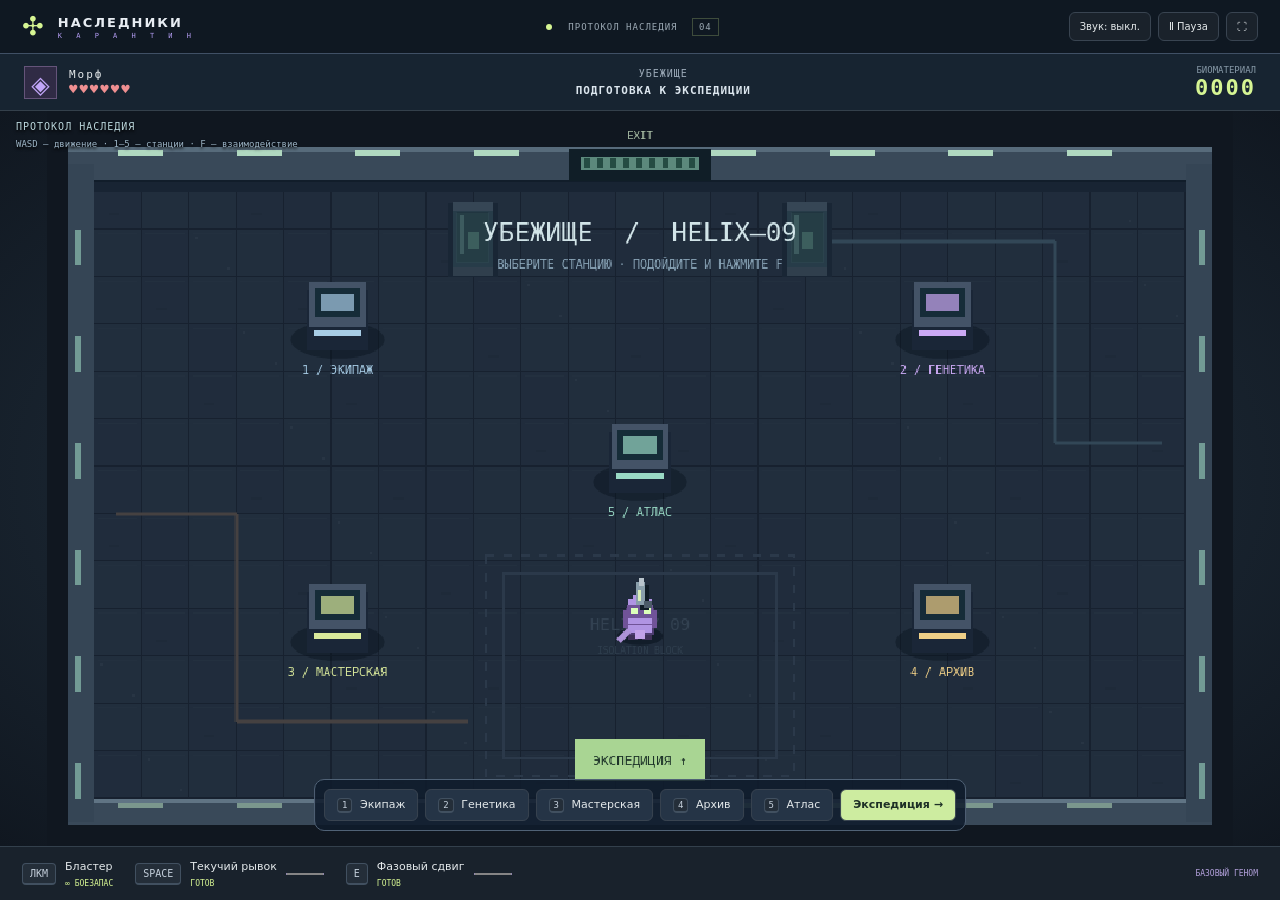
<file: index.html>
<!doctype html><html lang="ru"><head><meta charset="utf-8"><meta name="viewport" content="width=device-width,initial-scale=1"><meta name="theme-color" content="#10151b"><title>Наследники — Карантин</title><link rel="stylesheet" href="style.css"><link rel="stylesheet" href="rooms.css"></head><body><header><a href="./" class="logo"><span class="sigil">✣</span><span>НАСЛЕДНИКИ<small>К А Р А Н Т И Н</small></span></a><div class="build"><i></i> ПРОТОКОЛ НАСЛЕДИЯ <span>04</span></div><div class="top-actions"><button id="sound" aria-label="Включить звук">Звук: выкл.</button><button id="pause">Ⅱ Пауза</button><button id="fullscreen" aria-label="Полный экран">⛶</button></div></header><main><div class="brief"><div><span class="eyebrow">HELIX–09 / СЕКТОР ИЗОЛЯЦИИ</span><h1>Выжить. Измениться. Прорваться.</h1></div><span class="mission-tag">3 СЕКТОРА · 4 ГЕРОЯ · НАСЛЕДИЕ</span></div><section id="hub"></section><section id="game-shell" aria-label="Игровая арена"><div class="hud"><div class="pilot"><span class="avatar">◈</span><div><b id="heroName">МОРФ</b><span id="hp" aria-label="Здоровье">♥ ♥ ♥ ♥ ♥ ♥</span></div></div><div class="wave"><span id="wave">СЕКТОР 01</span><b id="enemyCount">ОЖИДАНИЕ СИГНАЛА</b></div><div class="score"><span>БИОМАТЕРИАЛ</span><b id="score">0000</b></div></div><div class="stage"><canvas id="game" width="1000" height="620" tabindex="0" aria-label="Арена. WASD — движение, мышь — прицел, левая кнопка — огонь, пробел — рывок, E — импульс."></canvas><div id="overlay" class="overlay"></div><div id="announcement" aria-live="polite"></div><div class="touch-controls"><div class="dpad"><button data-key="KeyW">↑</button><div><button data-key="KeyA">←</button><button data-key="KeyS">↓</button><button data-key="KeyD">→</button></div></div><div><button id="touch-fire">ОГОНЬ</button><button id="touch-dash">РЫВОК</button><button id="touch-skill">ИМПУЛЬС</button></div></div></div><div class="abilitybar"><div><kbd>ЛКМ</kbd><span><span id="weaponName">Бластер</span> <small>∞ БОЕЗАПАС</small></span></div><div><kbd>SPACE</kbd><span>Текучий рывок<small id="dashStatus">ГОТОВ</small></span><progress id="dashMeter" max="1" value="1"></progress></div><div><kbd>E</kbd><span><span id="skillName">Мутационный импульс</span><small id="skillStatus">ГОТОВ</small></span><progress id="skillMeter" max="1" value="1"></progress></div><div id="mutationList" class="mutation-list">БАЗОВЫЙ ГЕНОМ</div></div></section><div class="below"><p><kbd>W</kbd><kbd>A</kbd><kbd>S</kbd><kbd>D</kbd> движение <span>·</span> мышь — прицел <span>·</span> <kbd>ESC</kbd> пауза</p><p id="record">Личный рекорд: 0</p></div><section class="fieldnotes"><div><span>01 / ДВИЖЕНИЕ</span><p>Рывок делает героя неуязвимым. Проходи сквозь врагов, уходи с линии огня.</p></div><div><span>02 / ВЫЖИВАНИЕ</span><p>Прячься за контейнерами. Красное кольцо предупреждает о появлении врага.</p></div><div><span>03 / ИЗМЕНЕНИЕ</span><p>После волны выбери мутацию. Собери свой стиль боя и одолей Стража.</p></div></section></main><footer>НАСЛЕДНИКИ / КАРАНТИН <span>Вымышленная биология. Настоящие последствия выбора.</span><a href="legacy.html">Предыдущая демоверсия ↗</a></footer><script src="campaign.js"></script><script src="hub.js"></script><script src="combat.js"></script><script src="rooms-core.js"></script><script>Rooms.install(Combat)</script><script src="arena.js"></script><script src="rooms.js"></script></body></html>
</file>
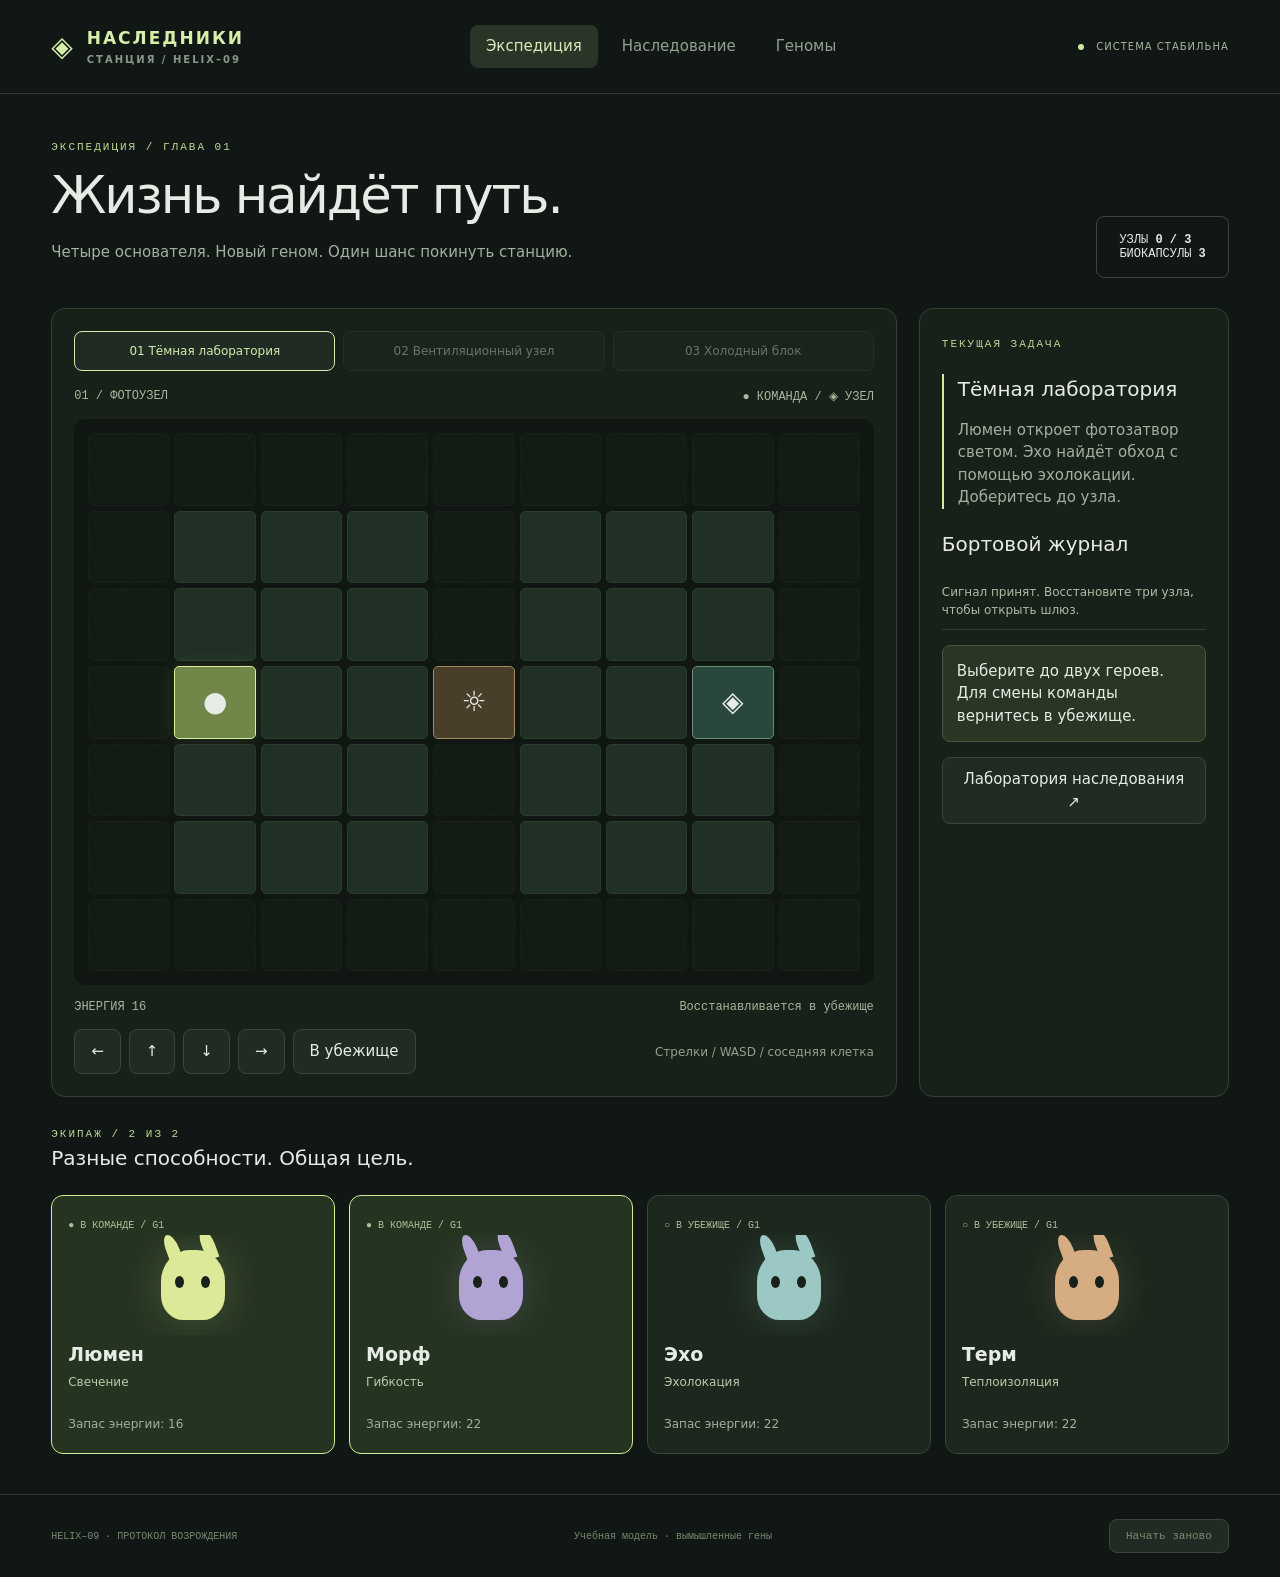
<file: legacy.html>
<!doctype html><html lang="ru"><meta charset="utf-8"><meta name="viewport" content="width=device-width,initial-scale=1"><title>Наследники станции</title><link rel="stylesheet" href="legacy.css"><body><header><a class="brand" href="#">◈ <span>НАСЛЕДНИКИ<span class="sub">СТАНЦИЯ / HELIX–09</span></span></a><nav><button data-tab="mission">Экспедиция</button><button data-tab="lab">Наследование</button><button data-tab="archive">Геномы</button></nav><div class="status"><i></i> СИСТЕМА СТАБИЛЬНА</div></header><main id="app"></main><div id="toast" role="status" aria-live="polite"></div><footer><span>HELIX–09 · ПРОТОКОЛ ВОЗРОЖДЕНИЯ</span><span>Учебная модель · вымышленные гены</span><button id="reset">Начать заново</button></footer><script src="genetics.js"></script><script src="game.js"></script></body></html>
</file>
<file: style.css>
:root{color-scheme:dark;--bg:#10151b;--line:#2b343f;--muted:#81909f;--lime:#d6f593;--purple:#b59ef4}*{box-sizing:border-box}body{margin:0;background:radial-gradient(ellipse at 50% 10%,#202431 0,transparent 60%),var(--bg);color:#e4e9eb;font:14px/1.5 'Segoe UI',system-ui,sans-serif}button,a{-webkit-tap-highlight-color:transparent}button{font:inherit;color:inherit;background:#242d37;border:1px solid #394451;border-radius:6px;padding:9px 13px;cursor:pointer}button:hover{border-color:var(--lime);background:#333e46}button:focus-visible,a:focus-visible{outline:2px solid var(--lime);outline-offset:3px}header{height:92px;padding:0 4vw;border-bottom:1px solid var(--line);display:flex;align-items:center;justify-content:space-between;gap:20px}.logo{display:flex;gap:12px;align-items:center;text-decoration:none;color:#e8edf3;font-size:18px;font-weight:800;letter-spacing:2px}.logo small{display:block;color:var(--purple);font:9px monospace;letter-spacing:5px}.sigil{color:var(--lime);font-size:38px}.build{font:10px monospace;letter-spacing:1px;color:#9ca9b4}.build i{display:inline-block;height:6px;width:6px;background:var(--lime);border-radius:50%;margin-right:10px}.build span{border:1px solid #3e4c3c;padding:3px 6px;margin-left:8px}.top-actions{display:flex;gap:7px}.top-actions button{font-size:12px;background:#1a222b}main{max-width:1280px;padding:28px 34px 0;margin:auto}.brief{display:flex;align-items:center;justify-content:space-between;margin-bottom:22px;gap:20px}.eyebrow{font:10px monospace;color:#a7b4c6;letter-spacing:2px}h1{font-size:26px;font-weight:500;letter-spacing:-.6px;margin:7px 0 0}.mission-tag{font:9px monospace;letter-spacing:1px;color:#a3b18f;padding:8px 12px;border:1px solid #354131;border-radius:4px}#game-shell{border:1px solid #3b4755;border-radius:10px;overflow:hidden;background:#141c25;box-shadow:0 25px 80px #0006}#game-shell:fullscreen{display:flex;flex-direction:column;justify-content:center;background:#10151b;border:0;border-radius:0}.hud{height:70px;display:flex;align-items:center;justify-content:space-between;padding:0 24px;background:#19222c;border-bottom:1px solid #34404b}.pilot{display:flex;align-items:center;gap:12px}.avatar{width:38px;height:42px;display:grid;place-items:center;background:#302b45;color:#c2a5f8;font-size:29px;border:1px solid #65547a}.pilot b{display:block;font:11px monospace;letter-spacing:2px}.pilot #hp{display:block;color:#ef8f91;font:17px monospace;letter-spacing:2px}.wave{text-align:center;font:10px monospace;letter-spacing:1px;color:#9caab8}.wave b{display:block;color:#dce6ee;font-size:11px;margin-top:5px}.score{text-align:right;font:9px monospace;color:#8799a7}.score b{display:block;font-size:22px;color:var(--lime);letter-spacing:2px}.stage{position:relative;background:#101720;max-height:calc(100vh - 180px);min-height:260px;aspect-ratio:1000/620;display:flex;justify-content:center}.stage canvas{display:block;width:100%;height:100%;object-fit:contain;image-rendering:pixelated;outline:none;cursor:crosshair;touch-action:none}#game-shell:fullscreen .stage{max-height:calc(100vh - 144px);height:calc(100vh - 144px);width:auto;aspect-ratio:1000/620;align-self:center;max-width:100%}.abilitybar{display:flex;align-items:center;gap:24px;min-height:74px;padding:12px 22px;border-top:1px solid #33404c;background:#19222c}.abilitybar>div{display:flex;align-items:center;gap:9px;position:relative}.abilitybar span{font-size:11px}.abilitybar small{display:block;font:8px monospace;color:var(--lime);margin-top:3px}kbd{display:inline-block;font:10px monospace;padding:4px 7px;background:#242e39;border:1px solid #415060;border-bottom-width:2px;border-radius:4px;color:#c4cfdb}.abilitybar progress{width:38px;height:4px;accent-color:var(--purple)}.mutation-list{margin-left:auto;font:9px monospace!important;color:#b3a1dc;max-width:200px}.overlay{position:absolute;inset:0;display:flex;align-items:center;justify-content:center;background:#101721a8;backdrop-filter:blur(3px);z-index:3;padding:18px}.overlay.hidden{display:none}.modal{max-width:640px;width:100%;text-align:center}.modal .overline{font:10px monospace;letter-spacing:3px;color:var(--lime)}.modal h2{font-size:clamp(28px,4vw,53px);letter-spacing:-2px;line-height:1.05;margin:16px 0;font-weight:800}.modal p{color:#bdc8d1;font-size:13px;max-width:450px;margin:14px auto 24px}.modal .bigbutton{padding:14px 35px;background:var(--lime);color:#192318;font-weight:800;letter-spacing:.5px;border:0;box-shadow:0 4px 0 #78944e}.modal .secondary{margin:10px}.modal .hint{font:10px monospace;color:#93a0b0;margin-top:18px}.hero-pixel{display:inline-block;width:46px;height:50px;background:#ae8de9;border:5px solid #5a437b;box-shadow:0 8px 0 #302c46,0 0 45px #b993ec30;position:relative;margin-bottom:5px}.hero-pixel:before{content:'';position:absolute;left:6px;top:12px;width:7px;height:7px;background:#d5fcb9;box-shadow:16px 0 #d5fcb9}.hero-pixel:after{content:'';position:absolute;right:-21px;bottom:2px;width:29px;height:9px;background:#a5b5bd;box-shadow:0 4px #414c61}.choices{display:grid;grid-template-columns:repeat(3,1fr);gap:12px;text-align:left}.choice{padding:19px 16px;min-height:140px;background:#202a37;border-color:#665e7d}.choice b{display:block;font-size:15px;color:#d9c4fb;margin-bottom:10px}.choice span{display:block;font-size:12px;color:#afbdca}.choice i{font:10px monospace;color:var(--lime);display:block;margin-bottom:10px;font-style:normal}#announcement{position:absolute;top:18px;left:50%;transform:translateX(-50%);pointer-events:none;background:#1a2432d9;border:1px solid #55607a;padding:7px 17px;color:#d7e7c6;font:11px monospace;white-space:nowrap;opacity:0;transition:opacity .3s;z-index:2}.below{display:flex;justify-content:space-between;font-size:10px;color:#8e9cab}.below span{padding:0 10px}.below kbd{font-size:9px;padding:2px 5px}.fieldnotes{display:grid;grid-template-columns:repeat(3,1fr);gap:28px;padding:24px 0;border-top:1px solid var(--line);margin-top:15px}.fieldnotes span{font:9px monospace;letter-spacing:1px;color:#acb795}.fieldnotes p{color:#81909f;font-size:12px;margin:8px 0}footer{padding:20px 4vw;display:flex;justify-content:space-between;gap:20px;color:#708190;border-top:1px solid var(--line);font:9px monospace;margin-top:16px}footer a{color:#a7b79d;text-decoration:none}.touch-controls{display:none;position:absolute;inset:auto 12px 10px;justify-content:space-between;z-index:2;pointer-events:none}.touch-controls button{pointer-events:auto;touch-action:none;background:#303b53cc;padding:11px;user-select:none}.dpad{text-align:center}.dpad>button{margin-bottom:4px}.touch-controls>div:last-child{display:flex;align-items:end;gap:4px}.touch-controls>div:last-child button{font-size:9px}@media(pointer:coarse){.touch-controls{display:flex}}@media(max-width:800px){header{padding:16px;height:auto;flex-wrap:wrap}.build{display:none}main{padding:18px 12px 0}.brief h1{font-size:21px}.mission-tag{display:none}.hud{padding:0 12px;height:62px}.stage{max-height:none;min-height:0}.abilitybar{gap:12px;padding:10px;flex-wrap:wrap}.abilitybar span{font-size:10px}.abilitybar progress{display:none}.mutation-list{display:none!important}.below{flex-wrap:wrap}.fieldnotes{gap:12px}.fieldnotes p{font-size:11px}.modal h2{font-size:28px;margin:7px 0}.hero-pixel{display:none}.modal p{margin:8px auto;font-size:11px}.modal .bigbutton{padding:10px 20px}.choices{gap:6px}.choice{padding:10px;min-height:100px}.choice b{font-size:12px}.choice span{font-size:10px}.modal .hint{margin-top:8px}footer span{display:none}}

/* Keep the arena's aspect ratio when the browser panel is resized. */
.stage{width:100%;max-height:none;min-height:0}
#game-shell:fullscreen .stage{width:min(100vw,calc((100vh - 144px)*1000/620));height:auto;max-height:none;aspect-ratio:1000/620}
[hidden]{display:none!important}#hub{border:1px solid #3b4755;border-radius:12px;background:#161f29;overflow:hidden}.hub-head{display:flex;justify-content:space-between;align-items:center;padding:25px 28px;background:linear-gradient(100deg,#26283c,#1b2a2c)}.hub-head h2{font-size:28px;margin:7px 0;font-weight:500}.wallet{text-align:right}.wallet small{display:block;font:9px monospace;color:#a7b7a2}.wallet strong{font:29px monospace;color:#d6f593}.hub-tabs{display:flex;gap:6px;padding:14px 24px;border-bottom:1px solid #354250;flex-wrap:wrap}.hub-tabs button{background:transparent;border-color:transparent;font-size:12px}.hub-tabs button.active{background:#34314a;color:#d3baff;border-color:#73628e}.hub-body{padding:24px}.hub-body p{color:#a5b5c3;font-size:12px}.hub-notice{margin:18px 24px 0;padding:12px 16px;border:1px solid #5f7455;background:#273b2a;color:#d4e8ba;font-size:12px}.crew-grid{display:grid;grid-template-columns:repeat(4,1fr);gap:13px;margin-bottom:22px}.hero-card{text-align:left;min-height:235px;background:#202938;border:1px solid #3d4b5f;padding:15px}.hero-card.chosen{border-color:#c3a6f0;background:#302c42;box-shadow:inset 0 0 24px #b58ee412}.card-top{display:flex;justify-content:space-between;font:8px monospace;color:#a6b4c4}.hero-card h3{font-size:19px;margin:10px 0 4px}.hero-card b{font-size:11px;color:#d6c1ef}.hero-card p{font-size:10px;line-height:1.5}.hub-portrait{position:relative;display:grid;place-items:center;height:96px;overflow:hidden}.pixel-body{width:42px;height:46px;background:var(--hero);border:6px solid var(--dark);box-shadow:0 7px 0 #141d2b,0 0 30px color-mix(in srgb,var(--hero),transparent 75%);position:relative;animation:idle 2.5s ease-in-out infinite;image-rendering:pixelated}.pixel-body:before{content:'';position:absolute;top:8px;left:4px;width:7px;height:7px;background:#edffb9;box-shadow:15px 0 #edffb9}.pixel-body:after{content:'';position:absolute;right:-21px;bottom:-1px;width:24px;height:8px;background:#8fa8b8;border-bottom:4px solid #475a6d}.hub-portrait>span{position:absolute;right:13%;top:12%;color:var(--hero);font-size:24px}.echo .pixel-body{border-top-width:14px}.echo .pixel-body i:before,.echo .pixel-body i:after{content:'';position:absolute;top:-30px;width:10px;height:20px;background:var(--hero)}.echo .pixel-body i:before{left:-7px}.echo .pixel-body i:after{right:-7px}.lumen .pixel-body{box-shadow:0 0 35px #efd88866}.therm .pixel-body{width:52px;border-left-width:10px;border-right-width:10px}.morph .pixel-body{border-radius:5px 5px 12px 12px}@keyframes idle{50%{transform:translateY(-4px)}}.hub-columns{display:grid;grid-template-columns:1fr 1fr;gap:18px}.hub-panel{border:1px solid #3b4957;background:#1b2632;padding:22px;border-radius:8px}.hub-panel h3{font-weight:500;font-size:19px;margin:6px 0 12px}.hub-panel select{display:block;width:100%;background:#111c28;border:1px solid #526176;color:#dce3ed;padding:12px;border-radius:5px;margin:8px 0 18px;font:13px system-ui}.hub-panel label{font-size:12px;color:#acbac8}.gene-strip{display:grid;grid-template-columns:repeat(6,1fr);gap:5px}.gene-strip>div{background:#111c29;padding:9px 4px;text-align:center;border:1px solid #394757}.gene-strip small{display:block;font:8px monospace;color:#8299ab}.gene-strip code{font:12px monospace;color:#dabcf7}.fine{font-size:10px!important;color:#7f93a6!important}.weapon-options{display:grid;gap:8px}.weapon-options button{text-align:left;background:#192431}.weapon-options button.selected{border-color:#c8e99e}.weapon-options b,.weapon-options span{display:block}.weapon-options b{font-size:12px}.weapon-options span{font-size:10px;color:#9cabbc;margin-top:4px}.launchbar{padding:18px 24px;display:flex;align-items:center;justify-content:space-between;background:#1c2a30;border-top:1px solid #3b4a4d;gap:16px}.launchbar b{display:block;font-size:17px}.launchbar span{font-size:11px;color:#aabec5}.bigbutton{background:#d6f593;color:#1c2b16;font-weight:800;padding:13px 24px;border:0}.bigbutton:disabled{opacity:.45;cursor:not-allowed}.probability{display:grid;grid-template-columns:1fr auto;gap:5px;margin:15px 0;font-size:12px}.probability progress{width:100%;height:6px;grid-column:1/-1;accent-color:#b995f2}.upgrade-grid{display:grid;grid-template-columns:repeat(3,1fr);gap:15px}.upgrade-grid progress{width:100%;height:7px;accent-color:#b795e9;margin:12px 0 20px}.upgrade-grid button{width:100%}.upgrade-grid button:disabled{opacity:.4;cursor:not-allowed}.achievement-summary{font:12px monospace;color:#c5deb3;margin-bottom:20px}.achievement-grid{display:grid;grid-template-columns:repeat(3,1fr);gap:12px}.achievement{display:flex;gap:12px;padding:17px;background:#1a2430;border:1px solid #344354;border-radius:7px;opacity:.65}.achievement.unlocked{border-color:#7e9364;background:#293729;opacity:1}.achievement>span{font-size:26px;color:#b7d592}.achievement h3{font-size:14px;margin:0}.achievement p{font-size:11px;margin:6px 0}.achievement small{font:9px monospace;color:#b8c99b}.enemy-codex{display:grid;grid-template-columns:repeat(3,1fr);gap:15px;margin-top:22px}.enemy-codex>div{border-left:2px solid #9975b7;padding:8px 14px}.enemy-codex b{font-size:13px}@media(max-width:800px){.hub-head{padding:18px}.hub-head h2{font-size:23px}.hub-body{padding:13px}.hub-tabs{padding:12px}.crew-grid{grid-template-columns:repeat(2,1fr)}.hub-columns{grid-template-columns:1fr}.upgrade-grid,.achievement-grid{grid-template-columns:1fr}.enemy-codex{grid-template-columns:repeat(2,1fr)}.hero-card{padding:12px;min-height:225px}.launchbar{padding:15px;flex-wrap:wrap}.hub-panel{padding:17px}.hub-notice{margin:12px}.gene-strip code{font-size:10px}}
#hub:fullscreen{overflow-y:auto;border-radius:0;background:#161f29;padding:10px max(12px,calc((100vw - 1200px)/2))}
</file>
<file: rooms.css>
/* Viewport-first game. Station panels occupy one side, leaving the room visible. */
html,body{width:100%;height:100%;overflow:hidden;background:#101720}header{height:54px;position:fixed;inset:0 0 auto;z-index:8;padding:0 22px;background:#101923ed;border-bottom:1px solid #405065}.logo{font-size:13px;letter-spacing:2px}.logo .sigil{font-size:26px}.logo small{font-size:7px}.build{font-size:9px}.brief,.below,.fieldnotes,footer{display:none}main{padding:0;max-width:none;margin:0;position:fixed;inset:54px 0 0}#game-shell,#game-shell:fullscreen{display:flex!important;position:absolute;inset:0;border:0;border-radius:0;box-shadow:none;flex-direction:column;justify-content:initial}.hud{height:57px;min-height:57px;padding:0 24px;background:#172431}.stage,#game-shell:fullscreen .stage{flex:1;min-height:0;max-height:none;aspect-ratio:auto;width:100%;height:auto;align-self:stretch;overflow:hidden;background:radial-gradient(ellipse,#263746,#101720)}.stage canvas{width:100%;height:100%;object-fit:contain}.abilitybar{height:54px;min-height:54px;padding:7px 22px;gap:22px}.abilitybar>div{flex-shrink:0}.mutation-list{max-width:30vw;font-size:8px!important}.hud .avatar{height:33px;width:33px;font-size:24px}.pilot #hp{font-size:14px}.top-actions button{font-size:10px;padding:6px 10px}#room-info{position:absolute;top:10px;left:16px;pointer-events:none;color:#b9d5db;max-width:70%;text-shadow:0 2px 3px #000}#room-info b{display:block;font:10px monospace;letter-spacing:1px}#room-info span{font:9px monospace;color:#9bb3c4}#route-map{position:absolute;right:14px;top:10px;display:flex;gap:4px;max-width:28%;flex-wrap:wrap;justify-content:end;pointer-events:none}#route-map span{font:8px monospace;border:1px solid #45596a;padding:4px 6px;background:#172432dd;color:#a9bdc9}#route-map .current{border-color:#cbe0a2;color:#d9f6b9}#announcement{top:54px;font-size:10px;max-width:88%;white-space:normal;text-align:center}#station-dock{position:fixed;bottom:69px;left:50%;transform:translateX(-50%);z-index:4;display:flex;gap:7px;background:#101c2cdd;padding:9px;border:1px solid #506276;border-radius:10px;max-width:95vw}#station-dock button{white-space:nowrap;font-size:11px;padding:7px 12px;background:#253446}#station-dock kbd{padding:1px 4px;margin-right:4px;font-size:9px}#station-dock #dock-launch{background:#cdeca0;color:#1e3026;font-weight:700}#interact{position:absolute;bottom:80px;left:50%;transform:translateX(-50%);z-index:4;background:#d2e8b1;color:#1d312b;border:0;font-size:12px;box-shadow:0 3px 18px #0008}#hub{position:fixed;z-index:7;inset:70px 20px 84px auto;width:min(590px,55vw);border:1px solid #63758c;border-radius:12px;display:flex;flex-direction:column;background:#142131f5;box-shadow:-20px 0 90px #0008;overflow:hidden}#hub .hub-head{padding:16px 45px 12px 20px;background:linear-gradient(120deg,#32344d,#19383b)}.hub-head h2{font-size:19px;margin:5px 0}.hub-head .eyebrow{font-size:8px}.wallet strong{font-size:23px}.wallet small{font-size:8px}.hub-tabs{padding:8px;gap:2px;flex-shrink:0}.hub-tabs button{font-size:10px;padding:7px 8px}.hub-body{overflow-y:auto;overscroll-behavior:contain;padding:14px;flex:1;min-height:0}.hub-columns{grid-template-columns:1fr}.crew-grid{grid-template-columns:repeat(2,minmax(0,1fr));gap:10px}.hero-card{min-height:175px;padding:12px}.hub-portrait{height:63px}.hero-card h3{font-size:17px;margin:5px 0}.hero-card p{margin:5px 0}.card-top{font-size:7px}.hub-panel{padding:15px;margin-bottom:12px}.hub-panel h3{font-size:16px}.upgrade-grid,.achievement-grid{grid-template-columns:1fr}.hub-panel p{margin:7px 0}.hub-notice{margin:9px 14px 0;padding:9px;font-size:11px;max-height:70px;overflow:auto;flex-shrink:0}.launchbar{padding:11px 15px;flex-shrink:0}.launchbar b{font-size:13px}.launchbar span{font-size:9px}.launchbar .bigbutton{padding:10px 16px;font-size:11px}#close-hub,#close-service{position:absolute;right:8px;top:8px;width:29px;height:29px;padding:0;z-index:1;border-color:#63748b;background:#172131}.gene-strip{gap:3px}.gene-strip code{font-size:11px}.enemy-codex{grid-template-columns:1fr 1fr}.family-tree,.family-tree ul{list-style:none;padding-left:18px;margin:9px 0;border-left:1px solid #76608d}.family-tree li{margin:8px 0}.family-tree small{margin-left:9px;color:#8cabc0;font-size:10px}.family-tree span{color:#d7b9f1}.reward-options{display:grid;grid-template-columns:1fr 1fr;gap:8px}.reward-options button{text-align:left;font-size:11px}.reward-options small{display:block;color:#a4b7c6;font-size:9px;margin-top:5px}button:disabled{opacity:.45;cursor:not-allowed}.inherit-table{display:grid;grid-template-columns:.65fr 1fr 1fr 1.7fr;gap:1px;font-size:10px;background:#45536b}.inherit-table>*{background:#182638;padding:8px 5px;overflow-wrap:anywhere}.inherit-table>div{color:#b0bde0}.trait-echo .pixel-body{border-top:10px solid #84c7be}.trait-therm .pixel-body{box-shadow:-7px 1px #91c8ef,7px 1px #91c8ef}.trait-lumen .pixel-body{filter:drop-shadow(0 0 8px #ebd78b)}.trait-morph .pixel-body{border-bottom-color:#b094e3}.overlay.adaptation{background:transparent;backdrop-filter:none;justify-content:flex-end;align-items:center;padding:20px;pointer-events:none}.adaptation .modal{pointer-events:auto;max-width:390px;background:#18263af5;padding:22px;border:1px solid #9a7ac3;border-radius:10px;box-shadow:0 10px 60px #0008}.adaptation .modal h2{font-size:26px;letter-spacing:-.7px}.adaptation .choices{grid-template-columns:1fr}.adaptation .choice{min-height:0;padding:12px}.adaptation .choice b{margin-bottom:4px}.adaptation .choice i{margin-bottom:6px}.adaptation .choice span{font-size:11px}.adaptation .modal p{margin:12px auto}.overlay:not(.adaptation) .modal{background:#172437f0;border:1px solid #60758c;border-radius:12px;padding:24px;max-width:520px}.overlay .modal h2{font-size:32px}#service-panel{position:fixed;z-index:7;right:24px;top:20%;width:min(380px,48vw);background:#1a293bf5;padding:28px 20px;border:1px solid #bfa773;border-radius:12px;box-shadow:0 12px 70px #0008}#service-panel h2{font-size:22px}#service-panel p{font-size:12px;color:#b6c8d6}#service-panel [data-shop]{display:flex;width:100%;justify-content:space-between;margin-top:12px;font-size:12px;padding:15px}#service-panel [data-shop] span{color:#e9d499}#heat{display:flex;gap:8px;font:9px monospace;color:#b5c9d7;margin-left:auto}#heat progress{width:65px;accent-color:#b6ddb4}#heat.hot{color:#ff9d80}#heat.hot progress{accent-color:#ff8c68}#reward-toast{position:fixed;top:68px;left:50%;transform:translate(-50%,-20px);padding:13px 20px;background:#263a2ff5;border:1px solid #c2d69a;border-radius:8px;z-index:20;opacity:0;pointer-events:none;transition:.3s;max-width:75vw;color:#e0f1ba;font-size:12px}#reward-toast.visible{opacity:1;transform:translate(-50%,0)}[hidden]{display:none!important}@media(max-width:850px){.build{display:none}header{height:48px;padding:0 12px;flex-wrap:nowrap}main{top:48px}.logo{font-size:10px}.logo small{letter-spacing:3px}.top-actions{gap:4px}.top-actions button{font-size:9px;padding:5px 7px}.hud{height:48px;min-height:48px;padding:0 10px}.wave{font-size:8px}.wave b{font-size:9px}.abilitybar{height:45px;min-height:45px;padding:6px 10px;flex-wrap:nowrap;gap:12px}.abilitybar span{font-size:9px}.abilitybar progress{display:none}#heat progress{display:block;width:35px}#station-dock{bottom:53px;gap:3px;padding:5px;flex-wrap:wrap;justify-content:center;width:max-content}#station-dock button{font-size:10px;padding:7px}#station-dock kbd{display:none}#hub{width:min(520px,68vw);top:58px;right:8px;bottom:65px}.hub-head h2{font-size:16px}.hub-tabs button{font-size:9px;padding:5px}.hub-body{padding:9px}.crew-grid{gap:7px}.hero-card{min-height:150px;padding:8px}.hero-card h3{font-size:14px}.hero-card b{font-size:9px}.hero-card p{font-size:9px}.card-top{font-size:6px}.hub-portrait{height:50px}.hub-head .eyebrow{letter-spacing:1px}.launchbar{gap:5px;flex-wrap:nowrap}.launchbar .bigbutton{padding:8px;font-size:9px}#room-info{top:6px;left:9px}#room-info span{font-size:8px}#route-map{display:none}.adaptation .modal{max-width:330px;padding:14px}.adaptation .modal h2{font-size:20px}.adaptation .choice{padding:9px}.overlay.adaptation{padding:10px}.touch-controls{bottom:8px}#interact{bottom:104px;font-size:10px}#announcement{top:40px;font-size:9px}#service-panel{right:8px;width:62vw;top:18%;padding:22px 14px}.reward-options{grid-template-columns:1fr}#heat{font-size:7px}}@media(max-width:520px){#hub{width:86vw}.hub-head h2{font-size:13px}.wallet strong{font-size:18px}.inherit-table{font-size:8px}.adaptation .modal{max-width:78vw}.pilot .avatar{display:none}.pilot #hp{font-size:12px;letter-spacing:1px}.score b{font-size:17px}.abilitybar>div:nth-child(1){display:none}#room-info{max-width:95%}#service-panel{width:80vw}.logo .sigil{display:none}}
</file>
<file: legacy.css>
*{box-sizing:border-box}body{margin:0;background:#101715;color:#e6ece5;font:15px/1.5 system-ui,sans-serif}button,select{font:inherit}button{cursor:pointer;color:inherit;border:1px solid #39463b;background:#202b24;border-radius:8px;padding:10px 16px}button:hover{border-color:#cfed94;background:#2b382b}button:disabled{opacity:.4;cursor:not-allowed}button.primary{background:#d3eea0;color:#192218;border:0;font-weight:700}header{height:94px;border-bottom:1px solid #303b31;display:flex;align-items:center;justify-content:space-between;padding:0 4vw;gap:20px}.brand{color:#d5efaa;text-decoration:none;display:flex;align-items:center;gap:14px;font-size:28px}.brand>span{font-size:17px;font-weight:800;letter-spacing:2px}.sub{display:block;font-size:10px;color:#89978a;letter-spacing:2px}nav{display:flex;gap:8px}nav button{border:none;background:none;color:#94a191}nav button.active{background:#2a3527;color:#d8edba}.status{font-size:10px;letter-spacing:1px;color:#a9b79f}.status i{display:inline-block;width:6px;height:6px;background:#ceeaa1;border-radius:50%;margin-right:8px}main{max-width:1440px;margin:auto;padding:40px 4vw}h1{font-size:clamp(30px,4vw,52px);line-height:1.1;font-weight:500;letter-spacing:-2px;margin:10px 0 18px}h2{font-size:20px;font-weight:500;margin:0 0 14px}h3{margin:5px 0;font-size:19px}.eyebrow{font:11px monospace;letter-spacing:2px;color:#c1d895}.muted,p{color:#a4b09f}.intro{display:flex;justify-content:space-between;align-items:end;margin-bottom:30px}.counter{font:12px monospace;border:1px solid #3a4639;padding:16px 22px;border-radius:8px}.layout{display:grid;grid-template-columns:minmax(0,1fr) 310px;gap:22px}.panel{border:1px solid #344033;background:#172019;border-radius:14px;padding:22px}.sectors{display:flex;gap:8px;margin-bottom:18px}.sectors button{font-size:12px;flex:1}.sectors button.current{border-color:#d2ecaa;color:#d2ecaa}.map{display:grid;grid-template-columns:repeat(9,1fr);gap:5px;background:#101712;padding:14px;border-radius:12px;position:relative}.tile{aspect-ratio:1.12;border:1px solid #293b2d;background:#203025;border-radius:5px;display:grid;place-items:center;font-size:clamp(15px,2.4vw,28px);padding:0;position:relative}.tile.wall{background:repeating-linear-gradient(135deg,#18221b,#18221b 5px,#1d281f 5px,#1d281f 7px);border-color:#202e23;cursor:default}.tile.player{background:#71874a;box-shadow:0 0 20px #c1db6c25;border-color:#d7ef9d}.tile.goal{background:#29473d;border-color:#678d73}.tile.gate{background:#493e2a;border-color:#a18c59}.tile small{position:absolute;bottom:0;font:9px monospace}.mapline{display:flex;justify-content:space-between;margin:15px 0;color:#a9b69c;font:12px monospace}.controls{display:flex;gap:8px;align-items:center;flex-wrap:wrap}.controls .hint{font-size:12px;color:#93a38a;margin-left:auto}.cards{display:grid;grid-template-columns:repeat(4,1fr);gap:14px;margin-top:22px}.card{position:relative;border:1px solid #394735;background:#1c271d;border-radius:12px;padding:16px;cursor:pointer;text-align:left;min-width:0}.card.selected{border-color:#cfed94;background:#253321}.card .tag{font:10px monospace;color:#afbf9a}.portrait{height:100px;display:grid;place-items:center;position:relative;overflow:hidden}.creature{width:64px;height:70px;background:var(--c);border-radius:45% 45% 35% 35%;position:relative;box-shadow:0 0 40px color-mix(in srgb,var(--c),transparent 80%);animation:breathe 3s ease-in-out infinite}.creature:before{content:'';position:absolute;top:26px;left:14px;width:9px;height:12px;background:#172019;border-radius:50%;box-shadow:26px 0 #172019}.creature:after{content:'';position:absolute;top:-16px;left:5px;width:13px;height:30px;background:var(--c);border-radius:60% 80% 0 0;transform:rotate(-20deg);box-shadow:35px 8px var(--c)}@keyframes breathe{50%{transform:translateY(-5px)}}.traits{font-size:12px;color:#bbcaab;min-height:38px}.card p{font-size:12px;margin:4px 0}.badge{font:10px monospace;padding:4px 8px;background:#34422b;border-radius:4px;display:inline-block;margin:4px 4px 0 0;color:#d2e4b9}.objective{border-left:2px solid #d5eaa2;padding-left:14px;margin:20px 0}.log{font-size:12px;color:#aebda4;padding:10px 0;border-bottom:1px solid #303d2d}.wide{margin-top:24px}.labgrid{display:grid;grid-template-columns:1fr 1fr;gap:22px}select{width:100%;background:#101a13;color:#e0ecd4;border:1px solid #4a5940;border-radius:8px;padding:12px;margin:8px 0 20px}table{width:100%;border-collapse:collapse;font-size:13px}td,th{text-align:left;border-bottom:1px solid #35412f;padding:10px 7px}th{color:#98aa85;font-weight:400}code{color:#d7edaf}progress{width:100%;accent-color:#d0e899}.notice{padding:14px;background:#2a3524;border:1px solid #49583b;border-radius:8px;margin:15px 0}.victory{background:linear-gradient(120deg,#3a4e2b,#17291f);border:1px solid #d0e899;padding:25px;border-radius:12px;margin-bottom:24px}footer{display:flex;gap:24px;justify-content:space-between;align-items:center;padding:24px 4vw;border-top:1px solid #303c2b;color:#788970;font:10px monospace}footer button{font-size:11px}#toast{position:fixed;bottom:24px;left:50%;transform:translateX(-50%);background:#d9edba;color:#1c2817;padding:13px 24px;border-radius:10px;max-width:90%;display:none;z-index:5}@media(max-width:900px){.layout{grid-template-columns:1fr}.status{display:none}.cards{grid-template-columns:repeat(2,1fr)}.labgrid{grid-template-columns:1fr}header{height:auto;padding:20px;flex-wrap:wrap}main{padding:25px 18px}.intro{align-items:start;gap:12px}.counter{padding:10px}.tile{font-size:20px}footer{flex-wrap:wrap}.controls .hint{width:100%}}
</file>
